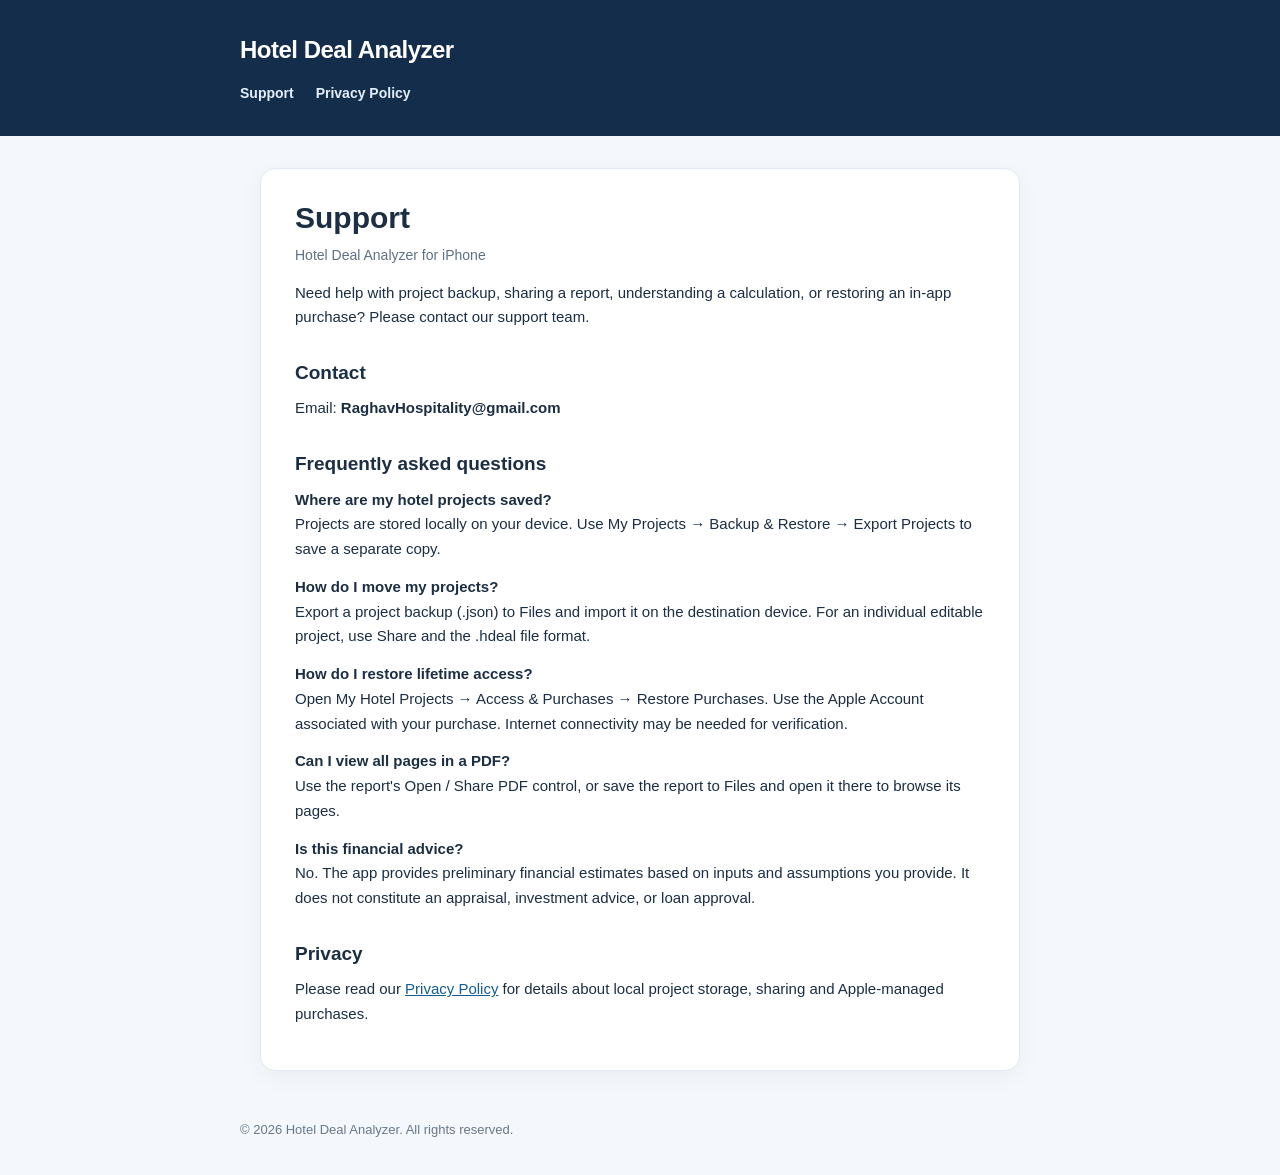
<file: index.html>
<!doctype html><html lang="en"><head><meta charset="utf-8"><meta name="viewport" content="width=device-width, initial-scale=1"><title>Hotel Deal Analyzer — Support</title><meta name="description" content="Support and privacy information for Hotel Deal Analyzer."><link rel="stylesheet" href="style.css"></head><body><header><div class="wrap"><strong>Hotel Deal Analyzer</strong><nav><a href="index.html">Support</a><a href="privacy.html">Privacy Policy</a></nav></div></header><main><div class="paper"><h1>Support</h1><p class="muted">Hotel Deal Analyzer for iPhone</p><p>Need help with project backup, sharing a report, understanding a calculation, or restoring an in-app purchase? Please contact our support team.</p><h2>Contact</h2><p>Email: <strong>RaghavHospitality@gmail.com</strong></p><h2>Frequently asked questions</h2><p><strong>Where are my hotel projects saved?</strong><br>Projects are stored locally on your device. Use My Projects → Backup &amp; Restore → Export Projects to save a separate copy.</p><p><strong>How do I move my projects?</strong><br>Export a project backup (.json) to Files and import it on the destination device. For an individual editable project, use Share and the .hdeal file format.</p><p><strong>How do I restore lifetime access?</strong><br>Open My Hotel Projects → Access &amp; Purchases → Restore Purchases. Use the Apple Account associated with your purchase. Internet connectivity may be needed for verification.</p><p><strong>Can I view all pages in a PDF?</strong><br>Use the report's Open / Share PDF control, or save the report to Files and open it there to browse its pages.</p><p><strong>Is this financial advice?</strong><br>No. The app provides preliminary financial estimates based on inputs and assumptions you provide. It does not constitute an appraisal, investment advice, or loan approval.</p><h2>Privacy</h2><p>Please read our <a href="privacy.html">Privacy Policy</a> for details about local project storage, sharing and Apple-managed purchases.</p></div></main><footer><div class="wrap">© 2026 Hotel Deal Analyzer. All rights reserved.</div></footer></body></html>
</file>
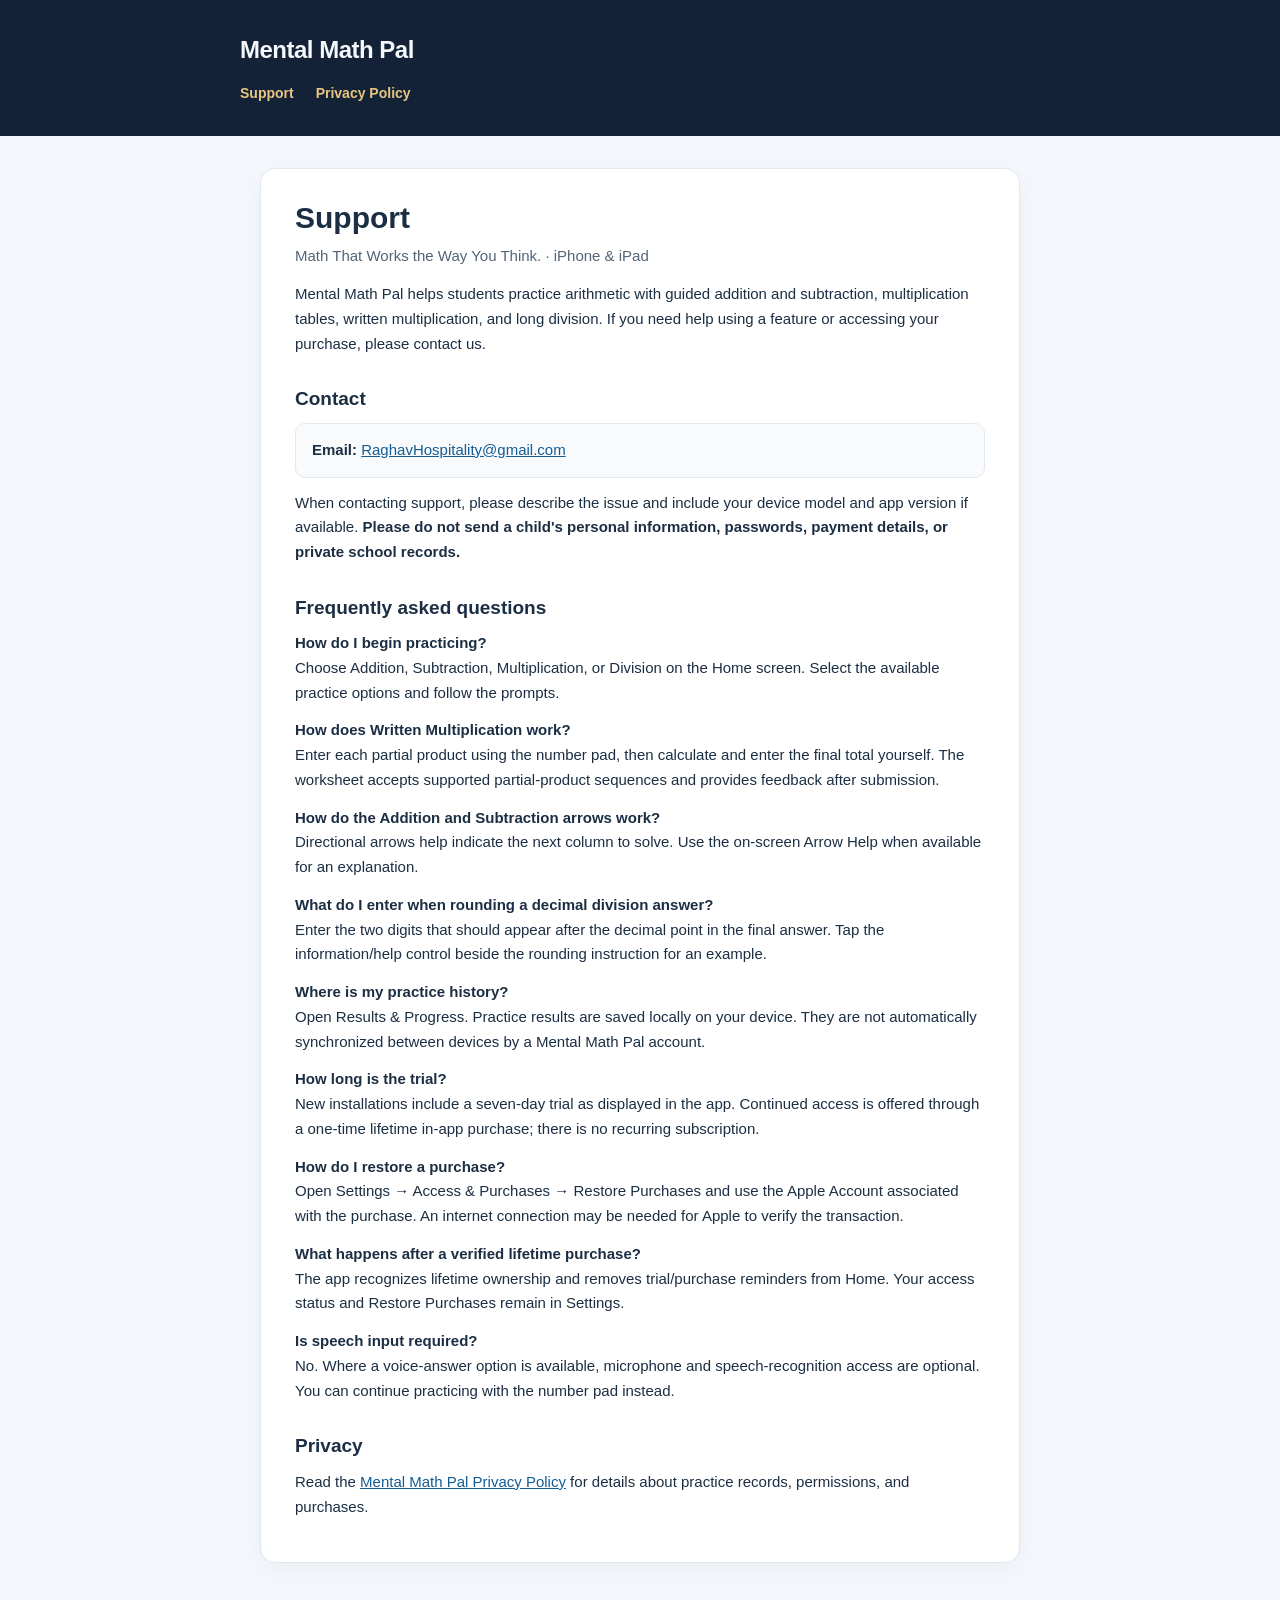
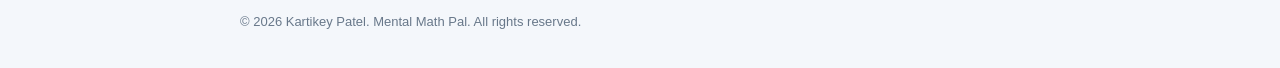
<file: mental-math-pal/index.html>
<!doctype html>
<html lang="en">
<head>
  <meta charset="utf-8">
  <meta name="viewport" content="width=device-width, initial-scale=1">
  <meta name="color-scheme" content="light">
  <title>Support — Mental Math Pal</title>
  <meta name="description" content="Official support and help for Mental Math Pal, an iPhone and iPad math practice app.">
  <link rel="stylesheet" href="../style.css">
  <style>
    header { background:#142238 }
    header strong { color:#f5f7fb }
    nav a { color:#e8c67f }
    a { color:#135c94 }
    .contact { padding:14px 16px; background:#f8fafc; border:1px solid #e2e8f0; border-radius:10px; overflow-wrap:anywhere }
    .tagline { color:#536477; font-size:15px }
  </style>
</head>
<body>
<header><div class="wrap"><strong>Mental Math Pal</strong><nav><a href="index.html">Support</a><a href="privacy.html">Privacy Policy</a></nav></div></header>
<main><div class="paper"><h1>Support</h1>
<p class="tagline">Math That Works the Way You Think. · iPhone &amp; iPad</p>
<p>Mental Math Pal helps students practice arithmetic with guided addition and subtraction, multiplication tables, written multiplication, and long division. If you need help using a feature or accessing your purchase, please contact us.</p>
<h2>Contact</h2>
<p class="contact"><strong>Email:</strong> <a href="mailto:RaghavHospitality@gmail.com">RaghavHospitality@gmail.com</a></p>
<p>When contacting support, please describe the issue and include your device model and app version if available. <strong>Please do not send a child's personal information, passwords, payment details, or private school records.</strong></p>
<h2>Frequently asked questions</h2>
<p><strong>How do I begin practicing?</strong><br>Choose Addition, Subtraction, Multiplication, or Division on the Home screen. Select the available practice options and follow the prompts.</p>
<p><strong>How does Written Multiplication work?</strong><br>Enter each partial product using the number pad, then calculate and enter the final total yourself. The worksheet accepts supported partial-product sequences and provides feedback after submission.</p>
<p><strong>How do the Addition and Subtraction arrows work?</strong><br>Directional arrows help indicate the next column to solve. Use the on-screen Arrow Help when available for an explanation.</p>
<p><strong>What do I enter when rounding a decimal division answer?</strong><br>Enter the two digits that should appear after the decimal point in the final answer. Tap the information/help control beside the rounding instruction for an example.</p>
<p><strong>Where is my practice history?</strong><br>Open Results &amp; Progress. Practice results are saved locally on your device. They are not automatically synchronized between devices by a Mental Math Pal account.</p>
<p><strong>How long is the trial?</strong><br>New installations include a seven-day trial as displayed in the app. Continued access is offered through a one-time lifetime in-app purchase; there is no recurring subscription.</p>
<p><strong>How do I restore a purchase?</strong><br>Open Settings → Access &amp; Purchases → Restore Purchases and use the Apple Account associated with the purchase. An internet connection may be needed for Apple to verify the transaction.</p>
<p><strong>What happens after a verified lifetime purchase?</strong><br>The app recognizes lifetime ownership and removes trial/purchase reminders from Home. Your access status and Restore Purchases remain in Settings.</p>
<p><strong>Is speech input required?</strong><br>No. Where a voice-answer option is available, microphone and speech-recognition access are optional. You can continue practicing with the number pad instead.</p>
<h2>Privacy</h2>
<p>Read the <a href="privacy.html">Mental Math Pal Privacy Policy</a> for details about practice records, permissions, and purchases.</p></div></main>
<footer><div class="wrap">© 2026 Kartikey Patel. Mental Math Pal. All rights reserved.</div></footer>
</body>
</html>
</file>
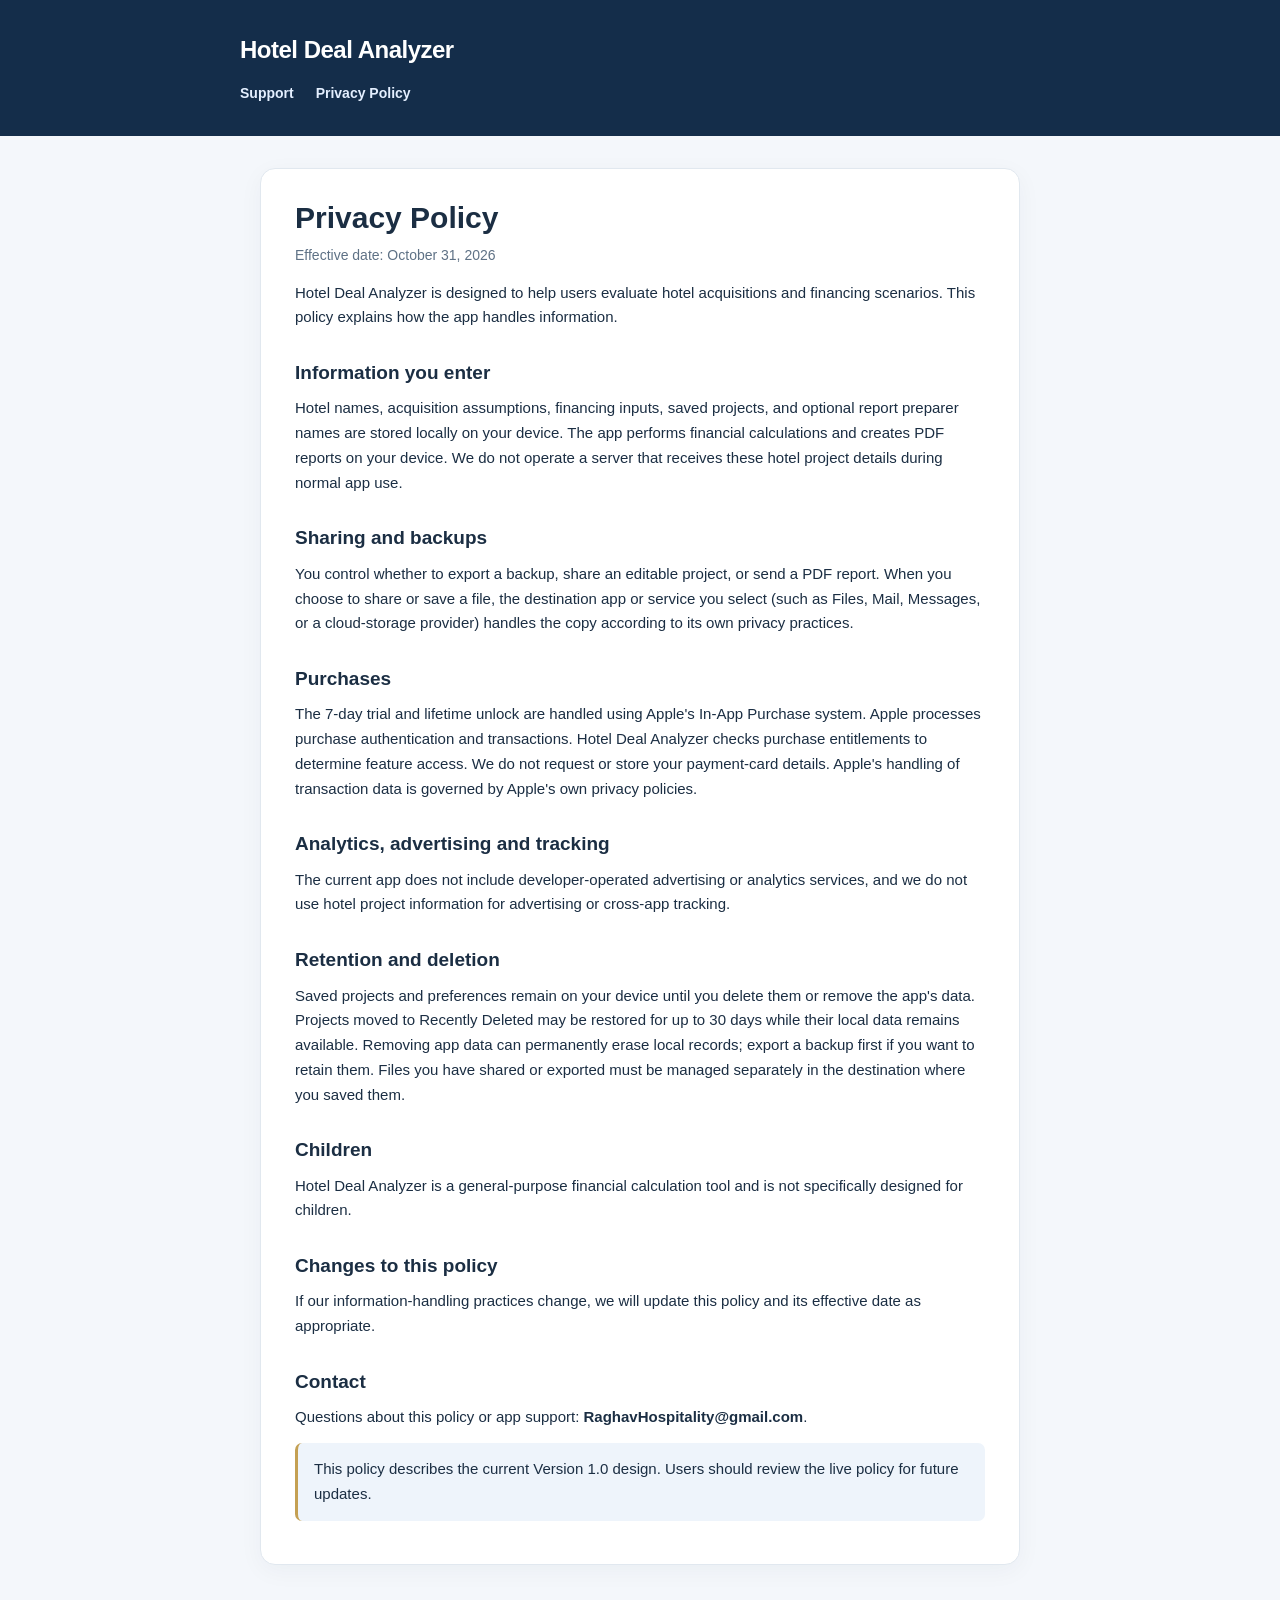
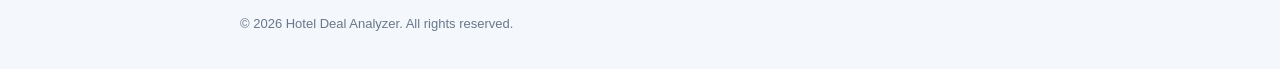
<file: privacy.html>
<!doctype html><html lang="en"><head><meta charset="utf-8"><meta name="viewport" content="width=device-width, initial-scale=1"><title>Hotel Deal Analyzer — Privacy Policy</title><meta name="description" content="Privacy policy for Hotel Deal Analyzer for iPhone."><link rel="stylesheet" href="style.css"></head><body><header><div class="wrap"><strong>Hotel Deal Analyzer</strong><nav><a href="index.html">Support</a><a href="privacy.html">Privacy Policy</a></nav></div></header><main><div class="paper"><h1>Privacy Policy</h1><p class="muted">Effective date: October 31, 2026</p><p>Hotel Deal Analyzer is designed to help users evaluate hotel acquisitions and financing scenarios. This policy explains how the app handles information.</p><h2>Information you enter</h2><p>Hotel names, acquisition assumptions, financing inputs, saved projects, and optional report preparer names are stored locally on your device. The app performs financial calculations and creates PDF reports on your device. We do not operate a server that receives these hotel project details during normal app use.</p><h2>Sharing and backups</h2><p>You control whether to export a backup, share an editable project, or send a PDF report. When you choose to share or save a file, the destination app or service you select (such as Files, Mail, Messages, or a cloud-storage provider) handles the copy according to its own privacy practices.</p><h2>Purchases</h2><p>The 7-day trial and lifetime unlock are handled using Apple's In-App Purchase system. Apple processes purchase authentication and transactions. Hotel Deal Analyzer checks purchase entitlements to determine feature access. We do not request or store your payment-card details. Apple's handling of transaction data is governed by Apple's own privacy policies.</p><h2>Analytics, advertising and tracking</h2><p>The current app does not include developer-operated advertising or analytics services, and we do not use hotel project information for advertising or cross-app tracking.</p><h2>Retention and deletion</h2><p>Saved projects and preferences remain on your device until you delete them or remove the app's data. Projects moved to Recently Deleted may be restored for up to 30 days while their local data remains available. Removing app data can permanently erase local records; export a backup first if you want to retain them. Files you have shared or exported must be managed separately in the destination where you saved them.</p><h2>Children</h2><p>Hotel Deal Analyzer is a general-purpose financial calculation tool and is not specifically designed for children.</p><h2>Changes to this policy</h2><p>If our information-handling practices change, we will update this policy and its effective date as appropriate.</p><h2>Contact</h2><p>Questions about this policy or app support: <strong>RaghavHospitality@gmail.com</strong>.</p><p class="notice">This policy describes the current Version 1.0 design. Users should review the live policy for future updates.</p></div></main><footer><div class="wrap">© 2026 Hotel Deal Analyzer. All rights reserved.</div></footer></body></html>
</file>
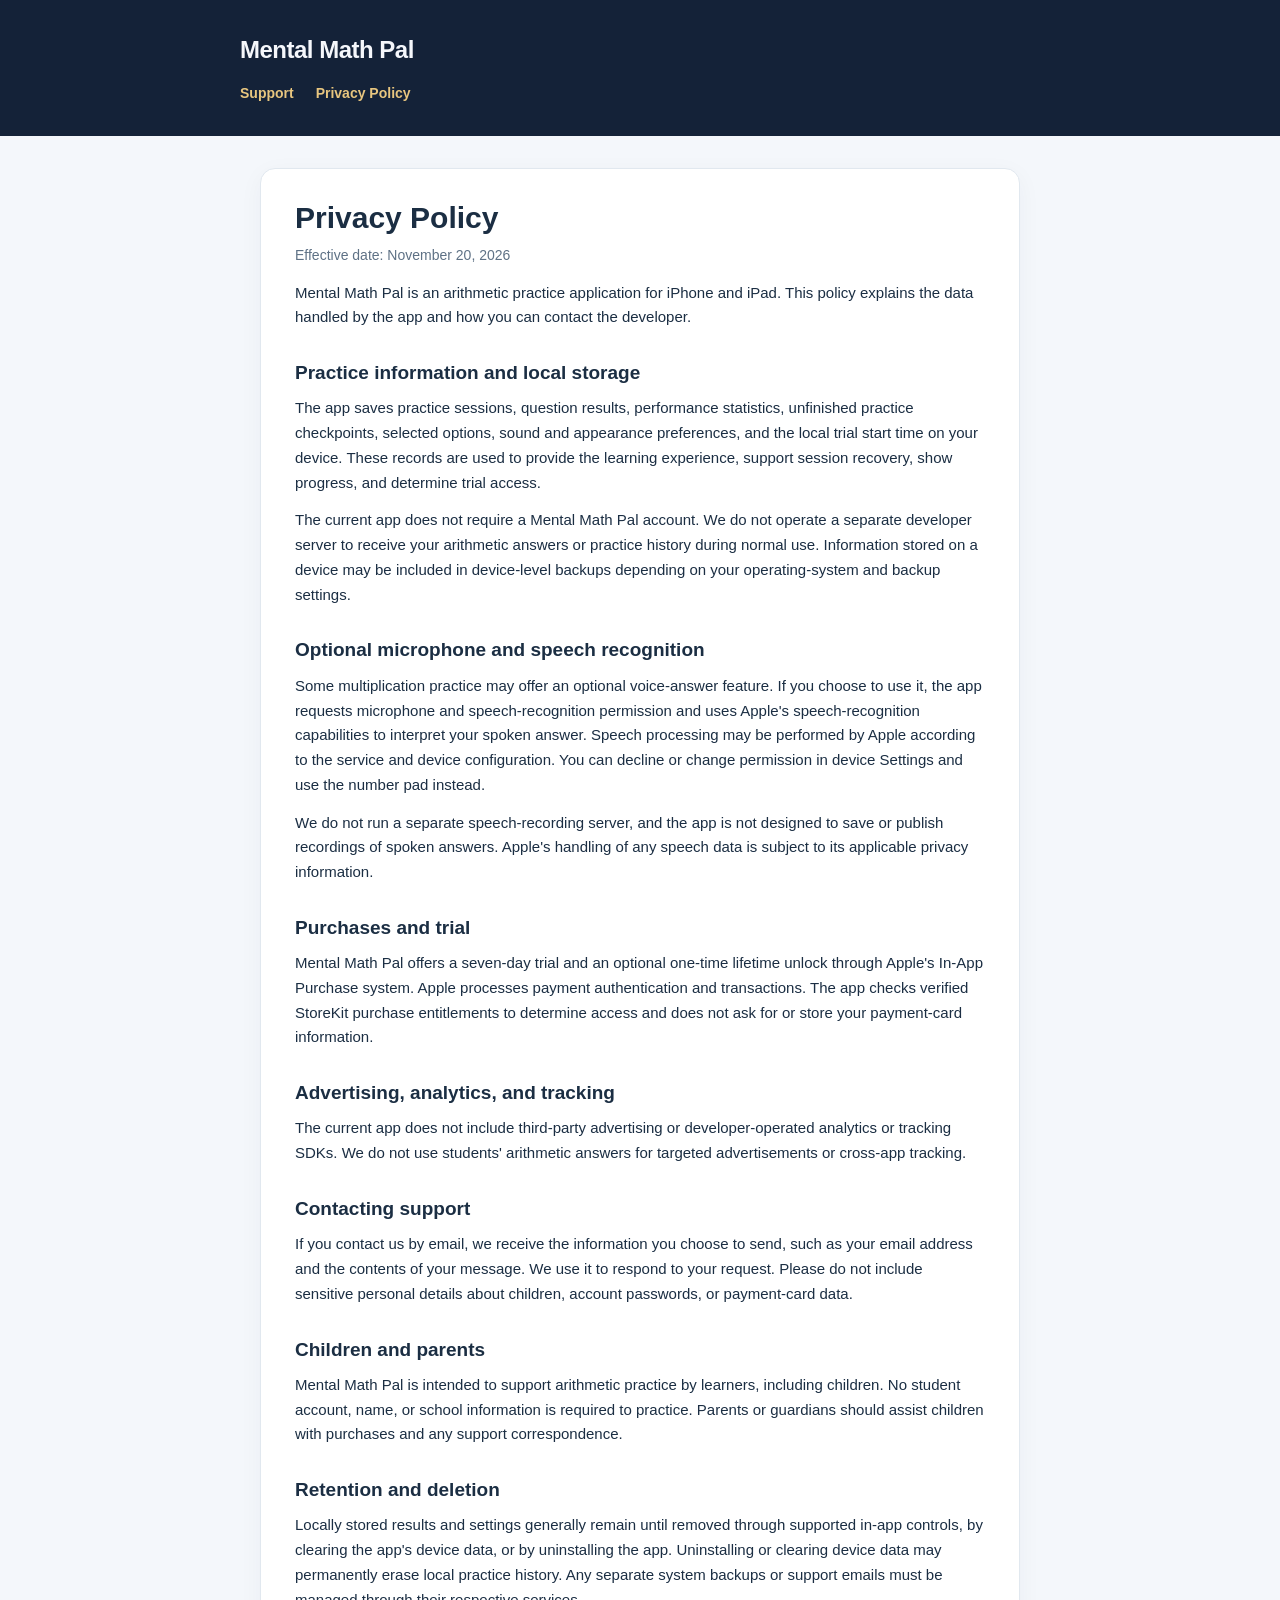
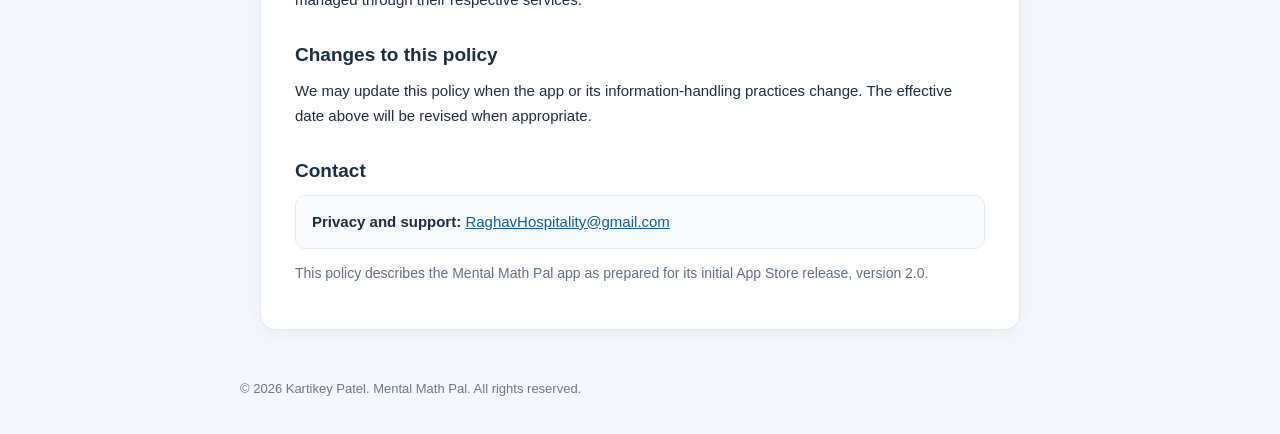
<file: mental-math-pal/privacy.html>
<!doctype html>
<html lang="en">
<head>
  <meta charset="utf-8">
  <meta name="viewport" content="width=device-width, initial-scale=1">
  <meta name="color-scheme" content="light">
  <title>Privacy Policy — Mental Math Pal</title>
  <meta name="description" content="Privacy policy for Mental Math Pal, covering local learning data, optional speech recognition, and Apple-managed purchases.">
  <link rel="stylesheet" href="../style.css">
  <style>
    header { background:#142238 }
    header strong { color:#f5f7fb }
    nav a { color:#e8c67f }
    a { color:#135c94 }
    .contact { padding:14px 16px; background:#f8fafc; border:1px solid #e2e8f0; border-radius:10px; overflow-wrap:anywhere }
    .tagline { color:#536477; font-size:15px }
  </style>
</head>
<body>
<header><div class="wrap"><strong>Mental Math Pal</strong><nav><a href="index.html">Support</a><a href="privacy.html">Privacy Policy</a></nav></div></header>
<main><div class="paper"><h1>Privacy Policy</h1>
<p class="muted">Effective date: November 20, 2026</p>
<p>Mental Math Pal is an arithmetic practice application for iPhone and iPad. This policy explains the data handled by the app and how you can contact the developer.</p>
<h2>Practice information and local storage</h2>
<p>The app saves practice sessions, question results, performance statistics, unfinished practice checkpoints, selected options, sound and appearance preferences, and the local trial start time on your device. These records are used to provide the learning experience, support session recovery, show progress, and determine trial access.</p>
<p>The current app does not require a Mental Math Pal account. We do not operate a separate developer server to receive your arithmetic answers or practice history during normal use. Information stored on a device may be included in device-level backups depending on your operating-system and backup settings.</p>
<h2>Optional microphone and speech recognition</h2>
<p>Some multiplication practice may offer an optional voice-answer feature. If you choose to use it, the app requests microphone and speech-recognition permission and uses Apple's speech-recognition capabilities to interpret your spoken answer. Speech processing may be performed by Apple according to the service and device configuration. You can decline or change permission in device Settings and use the number pad instead.</p>
<p>We do not run a separate speech-recording server, and the app is not designed to save or publish recordings of spoken answers. Apple's handling of any speech data is subject to its applicable privacy information.</p>
<h2>Purchases and trial</h2>
<p>Mental Math Pal offers a seven-day trial and an optional one-time lifetime unlock through Apple's In-App Purchase system. Apple processes payment authentication and transactions. The app checks verified StoreKit purchase entitlements to determine access and does not ask for or store your payment-card information.</p>
<h2>Advertising, analytics, and tracking</h2>
<p>The current app does not include third-party advertising or developer-operated analytics or tracking SDKs. We do not use students' arithmetic answers for targeted advertisements or cross-app tracking.</p>
<h2>Contacting support</h2>
<p>If you contact us by email, we receive the information you choose to send, such as your email address and the contents of your message. We use it to respond to your request. Please do not include sensitive personal details about children, account passwords, or payment-card data.</p>
<h2>Children and parents</h2>
<p>Mental Math Pal is intended to support arithmetic practice by learners, including children. No student account, name, or school information is required to practice. Parents or guardians should assist children with purchases and any support correspondence.</p>
<h2>Retention and deletion</h2>
<p>Locally stored results and settings generally remain until removed through supported in-app controls, by clearing the app's device data, or by uninstalling the app. Uninstalling or clearing device data may permanently erase local practice history. Any separate system backups or support emails must be managed through their respective services.</p>
<h2>Changes to this policy</h2>
<p>We may update this policy when the app or its information-handling practices change. The effective date above will be revised when appropriate.</p>
<h2>Contact</h2>
<p class="contact"><strong>Privacy and support:</strong> <a href="mailto:RaghavHospitality@gmail.com">RaghavHospitality@gmail.com</a></p>
<p class="muted">This policy describes the Mental Math Pal app as prepared for its initial App Store release, version 2.0.</p></div></main>
<footer><div class="wrap">© 2026 Kartikey Patel. Mental Math Pal. All rights reserved.</div></footer>
</body>
</html>
</file>
<file: style.css>
:root{color-scheme:light;font-family:-apple-system,BlinkMacSystemFont,"Segoe UI",Arial,sans-serif;color:#1b2e43;background:#f4f7fb}*{box-sizing:border-box}body{margin:0;line-height:1.65}header{background:#142d4a;color:#fff;padding:30px 22px}header .wrap,main,footer .wrap{max-width:800px;margin:auto}header strong{font-size:24px;letter-spacing:-.5px}nav{margin-top:10px}nav a{color:#e4efff;margin-right:22px;text-decoration:none;font-weight:600;font-size:14px}nav a:hover{text-decoration:underline}main{padding:32px 20px 48px}.paper{background:white;border:1px solid #e1e8ef;border-radius:15px;padding:30px 34px;box-shadow:0 6px 24px #142d4a0b}h1{font-size:30px;line-height:1.25;margin:0 0 8px}h2{font-size:19px;margin:27px 0 7px}p,li{font-size:15px}p{margin:8px 0 13px}ul{padding-left:22px}.muted{color:#5e7185;font-size:14px}.notice{background:#eef4fb;padding:14px 16px;border-left:3px solid #c4a053;border-radius:7px}a{color:#135c94}footer{padding:0 20px 35px;color:#68788a;font-size:13px}@media(max-width:560px){.paper{padding:23px 20px}h1{font-size:25px}header strong{font-size:21px}}
</file>
